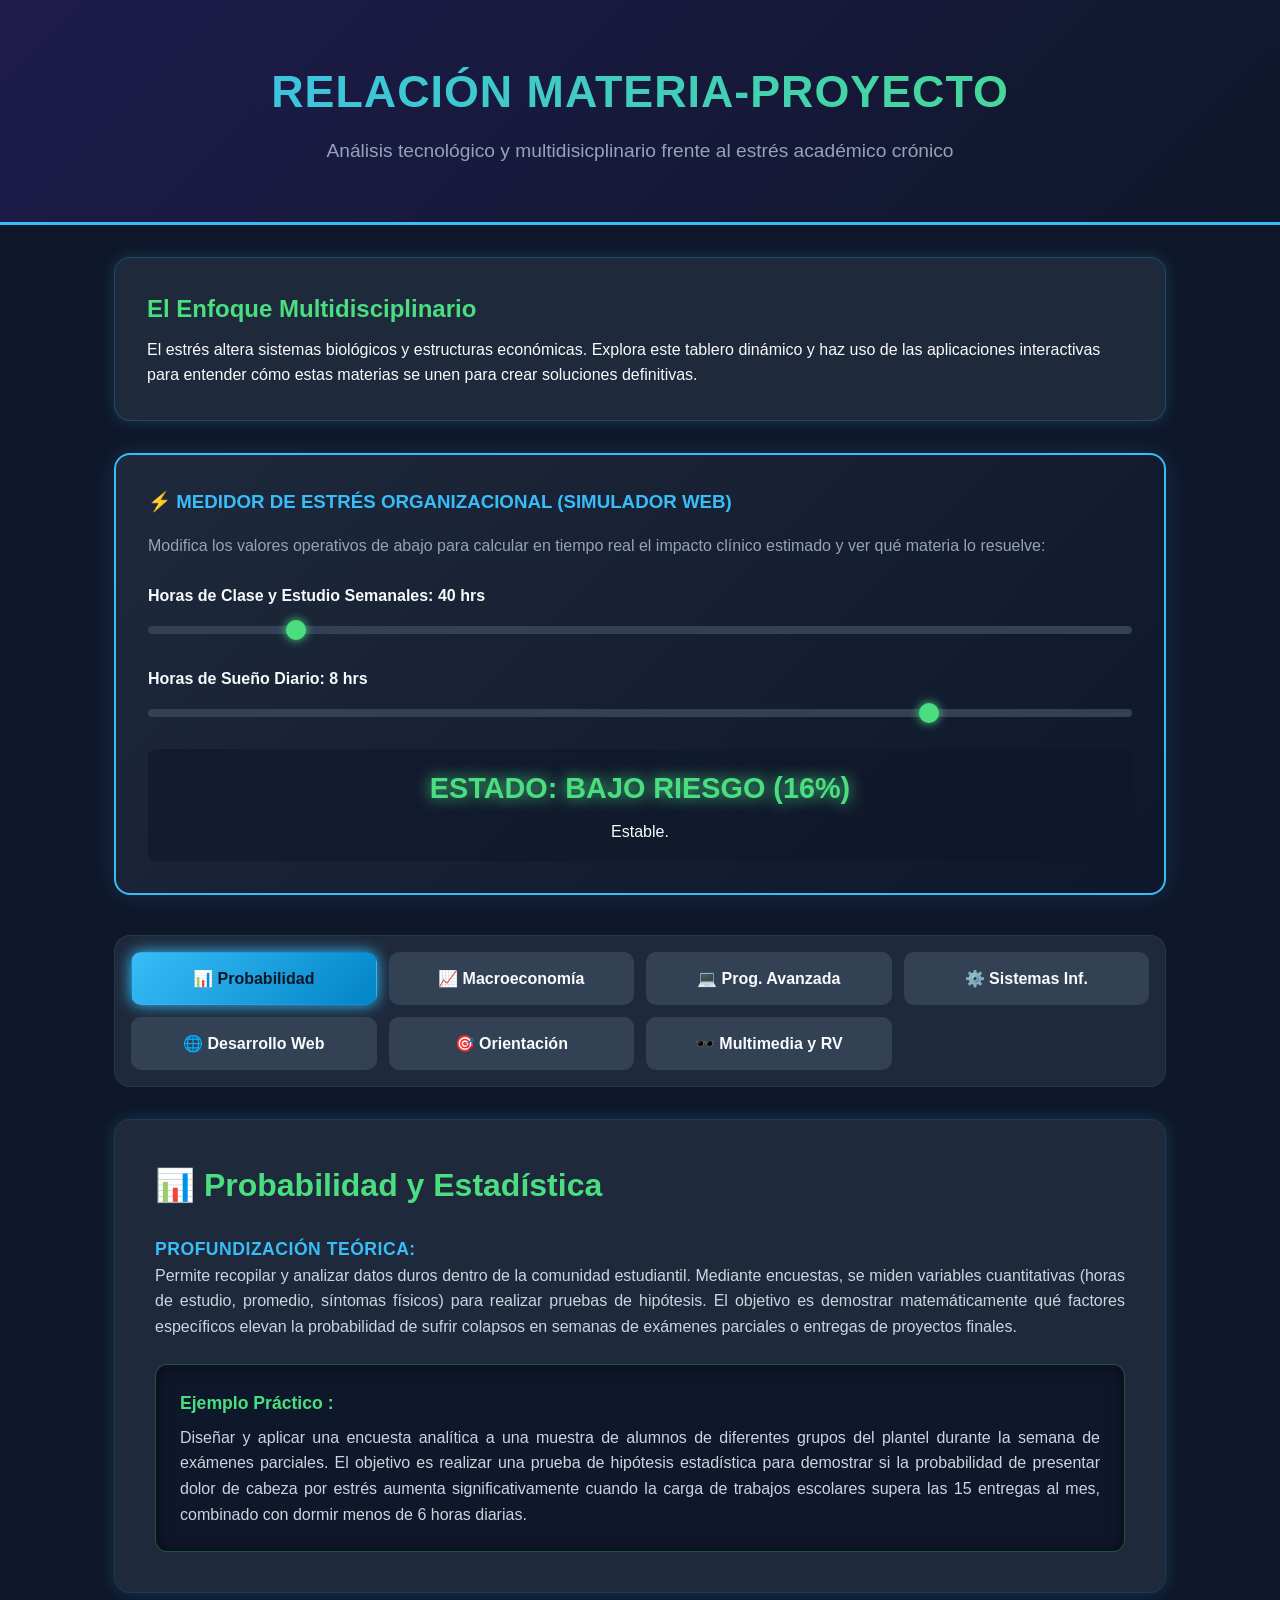
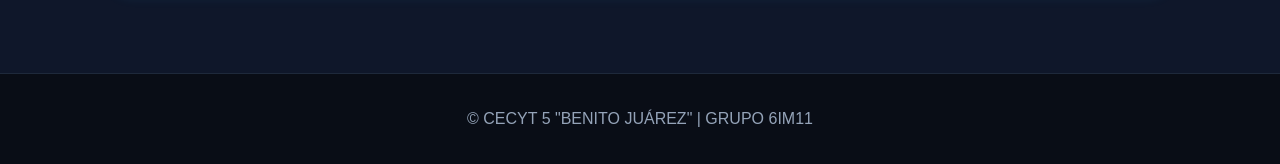
<file: index.html>
<!DOCTYPE html>
<html lang="es">
<head>
    <meta charset="UTF-8">
    <meta name="viewport" content="width=device-width, initial-scale=1.0">
    <title>Dashboard Interactivo - Estrés y Academia</title>
    <link rel="stylesheet" href="estilos.css">
</head>
<body>

    <header>
        <h1>RELACIÓN MATERIA-PROYECTO</h1>
        <p>Análisis tecnológico y multidisicplinario frente al estrés académico crónico</p>
    </header>

    <div class="container">
        
        <section class="intro">
            <h2>El Enfoque Multidisciplinario</h2>
            <p>El estrés altera sistemas biológicos y estructuras económicas. Explora este tablero dinámico y haz uso de las aplicaciones interactivas para entender cómo estas materias se unen para crear soluciones definitivas.</p>
        </section>

        <section class="simulador-box">
            <h3>⚡ MEDIDOR DE ESTRÉS ORGANIZACIONAL (SIMULADOR WEB)</h3>
            <p style="color: var(--text-muted); margin-bottom: 1.5rem;">Modifica los valores operativos de abajo para calcular en tiempo real el impacto clínico estimado y ver qué materia lo resuelve:</p>
            
            <div class="control-group">
                <label id="lbl-horas">Horas Laborales Semanales: 40 hrs</label>
                <input type="range" min="35" max="70" value="40" class="slider" id="input-horas" oninput="calcularEstres()">
            </div>

            <div class="control-group">
                <label id="lbl-sueno">Horas de Sueño Diario: 8 hrs</label>
                <input type="range" min="4" max="9" value="8" class="slider" id="input-sueno" oninput="calcularEstres()">
            </div>

            <div class="medidor-container">
                <div id="resultado-estres">ESTADO: SALUDABLE (0% RIESGO)</div>
                <p id="recomendacion-estres">Tus parámetros están estables. Usa el menú de abajo para revisar la teoría.</p>
            </div>
        </section>

        <nav class="nav-menu">
            <button class="menu-btn active" onclick="loadSubject(this, 'probabilidad')">📊 Probabilidad</button>
            <button class="menu-btn" onclick="loadSubject(this, 'macroeconomia')">📈 Macroeconomía</button>
            <button class="menu-btn" onclick="loadSubject(this, 'programacion')">💻 Prog. Avanzada</button>
            <button class="menu-btn" onclick="loadSubject(this, 'sistemas')">⚙️ Sistemas Inf.</button>
            <button class="menu-btn" onclick="loadSubject(this, 'web')">🌐 Desarrollo Web</button>
            <button class="menu-btn" onclick="loadSubject(this, 'orientacion')">🎯 Orientación</button>
            <button class="menu-btn" onclick="loadSubject(this, 'multimedia')">🕶️ Multimedia y RV</button>
        </nav>

        <main id="view-port" class="content-display">
            </main>
    </div>

    <footer>
        <p>&copy; CECYT 5 "BENITO JUÁREZ" | GRUPO 6IM11</p>
    </footer>

    <script>
        // Diccionario de información integrado (Evita problemas de CORS local)
        const contenidoMaterias = {
            'probabilidad': `
                <div class="subject-panel">
                    <h2>📊 Probabilidad y Estadística</h2>
                    <h4>Profundización Teórica:</h4>
                    <p>Permite recopilar y analizar datos duros dentro de la comunidad estudiantil. Mediante encuestas, se miden variables cuantitativas (horas de estudio, promedio, síntomas físicos) para realizar pruebas de hipótesis. El objetivo es demostrar matemáticamente qué factores específicos elevan la probabilidad de sufrir colapsos en semanas de exámenes parciales o entregas de proyectos finales.</p>
                    <div class="example-box">
                        <strong>Ejemplo Práctico :</strong>
                        <p>Diseñar y aplicar una encuesta analítica a una muestra de alumnos de diferentes grupos del plantel durante la semana de exámenes parciales. El objetivo es realizar una prueba de hipótesis estadística para demostrar si la probabilidad de presentar dolor de cabeza por estrés aumenta significativamente cuando la carga de trabajos escolares supera las 15 entregas al mes, combinado con dormir menos de 6 horas diarias.</p>
                    </div>
                </div>`,
            'macroeconomia': `
                <div class="subject-panel">
                    <h2>📈 Macroeconomía</h2>
                    <h4>Profundización Teórica:</h4>
                    <p>Te ayuda a entender el estrés desde una perspectiva sistémica y agregada. Los estudiantes no solo se estresan por las tareas, sino por las presiones de un entorno económico competitivo: la preocupación por la inserción en el mercado laboral tras el egreso, los costos de la educación y las dinámicas de desempleo o subempleo de los jóvenes profesionales.</p>
                    <div class="example-box">
                        <strong>Ejemplo Práctico :</strong>
                        <p>Analizar el impacto del estrés académico en el desarrollo del capital humano joven desde la etapa del bachillerato. Se estudia cómo el agotamiento escolar y la deserción en el nivel medio superior disminuyen la eficiencia de los futuros trabajadores, limitando la Frontera de Posibilidades de Producción (FPP) del país y generando costos indirectos en el sistema de salud pública por trastornos de ansiedad no atendidos a tiempo.</p>
                    </div>
                </div>`,
            'programacion': `
                <div class="subject-panel">
                    <h2>💻 Programación Avanzada</h2>
                    <h4>Profundización Teórica:</h4>
                    <p>El desarrollo de software (en lenguajes como Kotlin, Java o arquitecturas complejas) es una fuente directa de tecnoestrés cognitivo debido a la frustración por la depuración de errores, la gestión lógica de hilos de ejecución y los plazos de entrega rígidos. Sin embargo, también es la herramienta para programar soluciones automatizadas de monitoreo de bienestar para la comunidad estudiantil.</p>
                    <div class="example-box">
                        <strong>Ejemplo Práctico :</strong>
                        <p>Desarrollar una aplicación móvil interactiva para el entorno escolar (en lenguajes como Java o Kotlin) orientada a la comunidad estudiantil del plantel. La app utiliza tareas en segundo plano para calendarizar las fechas de entrega de proyectos, las tareas diarias y los exámenes de la semana, enviando alertas interactivas al alumno con técnicas breves de organización antes de que se acumulen las actividades.</p>
                    </div>
                </div>`,
            'sistemas': `
                <div class="subject-panel">
                    <h2>⚙️ Sistemas de Información</h2>
                    <h4>Profundización Teórica:</h4>
                    <p>Se relaciona con la manera en que los flujos informáticos de la institución (plataformas de alumnos, portales de calificaciones, calendarios de entregas) están estructurados. Un sistema mal diseñado o que se satura genera frustración, ansiedad y sobrecarga mental en los estudiantes al intentar realizar trámites escolares críticos.</p>
                    <div class="example-box">
                        <strong>Ejemplo Práctico :</strong>
                        <p>Diseñar la estructura de un Sistema de Gestión e Intervención Escolar para orientadores y tutores del plantel. El sistema organiza de forma digital los reportes de inasistencias, las bajas de calificaciones y las solicitudes de apoyo de los alumnos, generando alertas tempranas para identificar de manera automática a los estudiantes en riesgo de reprobación por problemas de estrés o sobrecarga académica.</p>
                    </div>
                </div>`,
            'web': `
                <div class="subject-panel">
                    <h2>🌐 Desarrollo Web</h2>
                    <h4>Profundización Teórica:</h4>
                    <p>Implica el diseño de plataformas accesibles y dinámicas que centralicen la información de apoyo estudiantil. El estrés se combate a través del diseño de interfaces de usuario (UI) limpias y una experiencia de usuario (UX) fluida, evitando que los portales informativos tengan una carga cognitiva pesada que confunda o estrese más a quien busca ayuda académica o psicológica.</p>
                    <div class="example-box">
                        <strong>Ejemplo Práctico :</strong>
                        <p>Diseñar y maquetar una página web interactiva (tipo Single Page Application) accesible para los alumnos de la escuela. El sitio web utiliza una interfaz limpia, menús sencillos y carga asíncrona de datos para ofrecer un cuestionario interactivo de autoevaluación de estrés escolar, canalizando de forma rápida al alumno con el servicio de orientación o tutoría médica del plantel sin recargar la pantalla.</p>
                    </div>
                </div>`,
            'orientacion': `
                <div class="subject-panel">
                    <h2>🎯 Orientación Juvenil y Profesional</h2>
                    <h4>Profundización Teórica:</h4>
                    <p>Es el espacio directo de contención psicológica y estratégica durante tu paso por la preparatoria. Se enfoca en desmantelar problemas comunes como el síndrome del impostor, la procrastinación por ansiedad ante proyectos grandes y el entrenamiento en competencias blandas esenciales: la resiliencia académica, la asertividad y el balance entre el estudio y tu vida personal.</p>
                    <div class="example-box">
                        <strong>Ejemplo Práctico :</strong>
                        <p>Implementar talleres dinámicos enfocados en el manejo de la ansiedad escolar para alumnos que cursan los últimos semestres de la preparatoria. El programa entrena competencias blandas críticas como la inteligencia emocional, el control de la procrastinación durante la redacción de la tesina y brinda estrategias para manejar la presión por la elección de carrera y los exámenes de selección universitaria.</p>
                    </div>
                </div>`,
            'multimedia': `
                <div class="subject-panel">
                    <h2>🕶️ Producción Multimedia y Ambientes Virtuales</h2>
                    <h4>Profundización Teórica:</h4>
                    <p>Se vincula con el uso de herramientas de diseño interactivo, modelado 3D y edición de audio para canalizar la creatividad como mecanismo de reducción del estrés, o bien, para el desarrollo técnico de prototipos interactivos enfocados en la salud. El desafío radica en coordinar estímulos visuales y auditivos armónicos que resulten verdaderamente inmersivos.</p>
                    <div class="example-box">
                        <strong>Ejemplo Práctico :</strong>
                        <p>Crear una simulación interactiva o un ambiente virtual en 3D diseñado como una "zona de relajación virtual" para estudiantes de bachillerato. Los alumnos interactúan con un entorno visual y auditivo armónico que simula un espacio natural calmado, desarrollado para disminuir el ritmo cardíaco y los niveles de estrés acumulados en los periodos de evaluación o previos a la exposición final de sus proyectos escolares.</p>
                    </div>
                </div>`
        };

        // Lógica de intercambio de pestañas
        function loadSubject(buttonComponent, subjectKey) {
            document.querySelectorAll('.menu-btn').forEach(btn => btn.classList.remove('active'));
            buttonComponent.classList.add('active');

            const viewPort = document.getElementById('view-port');
            viewPort.innerHTML = contenidoMaterias[subjectKey];
        }


        // LÓGICA DEL NUEVO SIMULADOR DE ESTRÉS
        function calcularEstres() {
            const horas = parseInt(document.getElementById('input-horas').value);
            const sueno = parseInt(document.getElementById('input-sueno').value);
            
            // Actualizar etiquetas visuales
            document.getElementById('lbl-horas').innerText = `Horas de Clase y Estudio Semanales: ${horas} hrs`;
            document.getElementById('lbl-sueno').innerText = `Horas de Sueño Diario: ${sueno} hrs`;
            
            // Algoritmo matemático básico de riesgo
            let factorRiesgo = (horas * 2) - (sueno * 8);
            if(factorRiesgo < 0) factorRiesgo = 0;
            if(factorRiesgo > 100) factorRiesgo = 100;
            
            const resultado = document.getElementById('resultado-estres');
            const recomendacion = document.getElementById('recomendacion-estres');
            
            // Cambiar textos y colores de forma dinámica según el riesgo calculado
            if (factorRiesgo <= 30) {
                resultado.innerText = `ESTADO: BAJO RIESGO (${factorRiesgo}%)`;
                resultado.style.color = "#4ade80";
                resultado.style.textShadow = "0 0 15px #4ade80";
                recomendacion.innerText = "Estable.";
            } else if (factorRiesgo > 30 && factorRiesgo <= 65) {
                resultado.innerText = `ESTADO: ALERTA DE ESTRÉS (${factorRiesgo}%)`;
                resultado.style.color = "#f59e0b";
                resultado.style.textShadow = "0 0 15px #f59e0b";
                recomendacion.innerText = "¡Cuidado! Niveles de estrés elevados";
            } else {
                resultado.innerText = `ESTADO: RIESGO DE BURNOUT CLÍNICO (${factorRiesgo}%)`;
                resultado.style.color = "#ef4444";
                resultado.style.textShadow = "0 0 15px #ef4444";
                recomendacion.innerText = "Urgente: Pide ayuda para controlar el estrés, no estas sol@";
            }
        }

        // Carga inicial
        document.addEventListener("DOMContentLoaded", () => {
            loadSubject(document.querySelector('.menu-btn'), 'probabilidad');
            calcularEstres();
        });
    </script>
</body>
</html>
</file>
<file: estilos.css>
/* Paleta de Colores Neón y Modo Oscuro Cyber-Relax */
:root {
    --bg-dark: #0f172a;       /* Fondo oscuro profundo */
    --card-bg: #1e293b;       /* Fondo de tarjetas */
    --neon-blue: #38bdf8;     /* Azul eléctrico llamativo */
    --neon-green: #4ade80;    /* Verde cian brillante */
    --text-light: #f8fafc;    /* Texto claro */
    --text-muted: #94a3b8;    /* Texto secundario */
    --shadow-neon: 0 0 15px rgba(56, 189, 248, 0.2);
    --transition: all 0.3s ease;
}

* {
    box-sizing: border-box;
    margin: 0;
    padding: 0;
}

body {
    font-family: 'Segoe UI', Roboto, Helvetica, Arial, sans-serif;
    background-color: var(--bg-dark);
    color: var(--text-light);
    line-height: 1.6;
}

/* Encabezado con degradado neón */
header {
    background: linear-gradient(135deg, #1e1b4b, #0f172a);
    border-bottom: 3px solid var(--neon-blue);
    padding: 3.5rem 1rem;
    text-align: center;
    position: relative;
}

header h1 {
    font-size: 2.8rem;
    font-weight: 800;
    letter-spacing: 1px;
    background: linear-gradient(to right, var(--neon-blue), var(--neon-green));
    -webkit-background-clip: text;
    -webkit-text-fill-color: transparent;
    margin-bottom: 0.5rem;
}

header p {
    color: var(--text-muted);
    font-size: 1.2rem;
}

.container {
    max-width: 1100px;
    margin: 2rem auto;
    padding: 0 1.5rem;
}

/* Sección Introductoria */
.intro {
    background-color: var(--card-bg);
    padding: 2rem;
    border-radius: 16px;
    margin-bottom: 2rem;
    box-shadow: var(--shadow-neon);
    border: 1px solid rgba(56, 189, 248, 0.2);
}

.intro h2 {
    color: var(--neon-green);
    margin-bottom: 0.5rem;
}

/* ====== NUEVO COMPONENTE: SIMULADOR INTERACTIVO ====== */
.simulador-box {
    background: linear-gradient(135deg, #1e293b, #0f172a);
    border: 2px solid var(--neon-blue);
    border-radius: 16px;
    padding: 2rem;
    margin-bottom: 2.5rem;
    box-shadow: 0 0 25px rgba(56, 189, 248, 0.15);
}

.simulador-box h3 {
    color: var(--neon-blue);
    margin-bottom: 1rem;
    display: flex;
    align-items: center;
    gap: 0.5rem;
}

.control-group {
    margin-bottom: 1.5rem;
}

.control-group label {
    display: block;
    margin-bottom: 0.5rem;
    font-weight: 600;
    color: var(--text-light);
}

/* Estilo para los Sliders (Controles deslizantes) */
.slider {
    -webkit-appearance: none;
    width: 100%;
    height: 8px;
    border-radius: 5px;
    background: #334155;
    outline: none;
    transition: var(--transition);
}

.slider::-webkit-slider-thumb {
    -webkit-appearance: none;
    appearance: none;
    width: 20px;
    height: 20px;
    border-radius: 50%;
    background: var(--neon-green);
    cursor: pointer;
    box-shadow: 0 0 10px var(--neon-green);
}

/* Medidor de Estrés */
.medidor-container {
    text-align: center;
    margin-top: 1.5rem;
    padding: 1rem;
    background: rgba(15, 23, 42, 0.6);
    border-radius: 8px;
}

#resultado-estres {
    font-size: 1.8rem;
    font-weight: bold;
    color: var(--neon-green);
    text-shadow: 0 0 10px rgba(74, 222, 128, 0.4);
    margin-bottom: 0.5rem;
}

/* ====== MENÚ DE NAVEGACIÓN EN LLAMATIVO ====== */
.nav-menu {
    display: grid;
    grid-template-columns: repeat(auto-fit, minmax(200px, 1fr));
    gap: 0.75rem;
    background-color: var(--card-bg);
    padding: 1rem;
    border-radius: 16px;
    margin-bottom: 2rem;
    border: 1px solid rgba(148, 163, 184, 0.1);
}

.menu-btn {
    background: #334155;
    border: 1px solid transparent;
    padding: 1rem;
    border-radius: 10px;
    cursor: pointer;
    font-size: 1rem;
    font-weight: 700;
    color: var(--text-light);
    text-align: center;
    transition: var(--transition);
}

.menu-btn:hover {
    background-color: #475569;
    border-color: var(--neon-blue);
    box-shadow: 0 0 10px rgba(56, 189, 248, 0.3);
}

.menu-btn.active {
    background: linear-gradient(135deg, var(--neon-blue), #0284c7);
    color: #0f172a;
    box-shadow: 0 0 15px var(--neon-blue);
}

/* ====== CONTENEDOR DINÁMICO ====== */
.content-display {
    background-color: var(--card-bg);
    border-radius: 16px;
    padding: 2.5rem;
    box-shadow: var(--shadow-neon);
    min-height: 380px;
    border: 1px solid rgba(56, 189, 248, 0.1);
}

.subject-panel h2 {
    color: var(--neon-green);
    font-size: 2rem;
    margin-bottom: 1rem;
    display: flex;
    align-items: center;
    gap: 0.5rem;
}

.subject-panel h4 {
    color: var(--neon-blue);
    margin-top: 1.5rem;
    font-size: 1.1rem;
    text-transform: uppercase;
    letter-spacing: 0.5px;
}

.subject-panel p {
    color: #cbd5e1;
    text-align: justify;
}

.example-box {
    background-color: #0f172a;
    border: 1px solid rgba(74, 222, 128, 0.3);
    padding: 1.5rem;
    border-radius: 12px;
    margin-top: 1.5rem;
    box-shadow: inset 0 0 15px rgba(0,0,0,0.5);
}

.example-box strong {
    color: var(--neon-green);
    font-size: 1.1rem;
    display: block;
    margin-bottom: 0.5rem;
}

/* Botones de acción interactiva */
.interactive-action {
    margin-top: 1rem;
    background: linear-gradient(135deg, var(--neon-green), #16a34a);
    color: #0f172a;
    border: none;
    padding: 0.7rem 1.5rem;
    border-radius: 8px;
    cursor: pointer;
    font-weight: 700;
    transition: var(--transition);
    box-shadow: 0 4px 10px rgba(74, 222, 128, 0.2);
}

.interactive-action:hover {
    transform: scale(1.03);
    box-shadow: 0 0 15px var(--neon-green);
}

.sql-result {
    display: none;
    background-color: #090d16;
    color: #38bdf8;
    padding: 1.2rem;
    border-radius: 8px;
    font-family: 'Courier New', Courier, monospace;
    margin-top: 1rem;
    border: 1px solid var(--neon-blue);
}

pre {
    background-color: #090d16;
    padding: 1.2rem;
    border-radius: 8px;
    overflow-x: auto;
    border: 1px solid #334155;
    margin-top: 0.5rem;
}

code {
    color: #e2e8f0;
}

footer {
    background-color: #090d16;
    color: var(--text-muted);
    text-align: center;
    padding: 2rem;
    margin-top: 5rem;
    border-top: 1px solid #1e293b;
}

@media (max-width: 768px) {
    .nav-menu {
        grid-template-columns: 1fr;
    }
}
</file>
